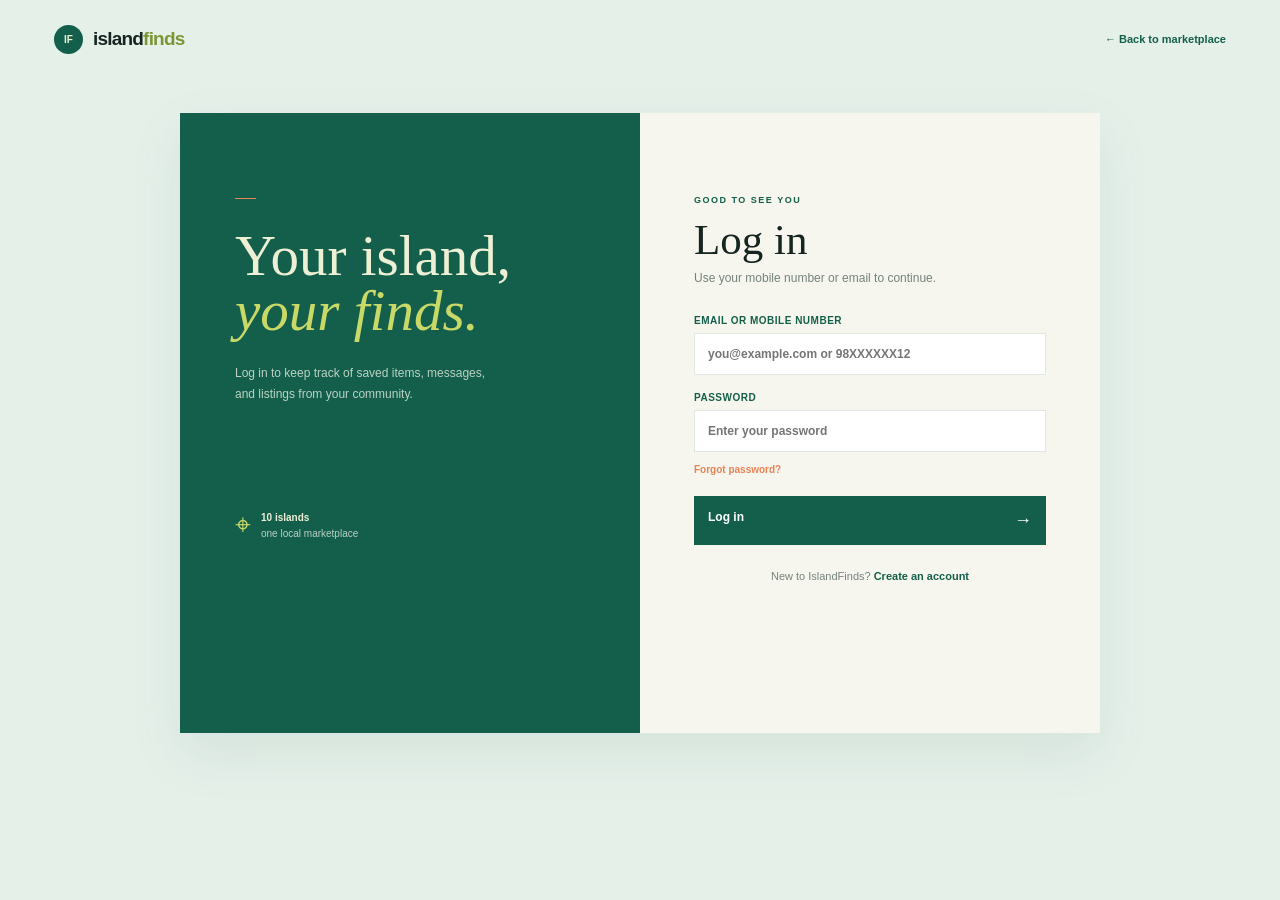
<file: admin.html>
<!doctype html>
<html lang="en"><head><meta charset="UTF-8"><meta name="viewport" content="width=device-width,initial-scale=1"><title>Admin dashboard | Neoo | IslandFinds</title><link rel="stylesheet" href="style.css"></head>
<body class="admin-page"><header class="topbar"><a class="brand" href="index.html"><span class="brand-mark">IF</span><span>island<span class="brand-accent">finds</span></span></a><div class="header-actions"><span class="admin-badge">Admin</span><a class="back-link" href="index.html">Marketplace</a><a class="back-link" href="login.html" id="logoutAdmin">Log out</a></div></header><main class="admin-shell"><div class="admin-heading"><div><p class="eyebrow"><span class="eyebrow-line"></span> IslandFinds control room</p><h1>Good morning, Neoo.</h1><p>Manage listings, activity, and island health from one place.</p></div><a class="post-ad-button" href="index.html#listings">View marketplace <span>→</span></a></div><section class="stats-grid"><div class="stat-card"><span class="stat-icon">◈</span><span class="stat-label">Active listings</span><strong id="activeCount">0</strong><small class="positive">Live on marketplace</small></div><div class="stat-card"><span class="stat-icon">♧</span><span class="stat-label">Page visits</span><strong id="visitCount">0</strong><small class="positive">Since launch</small></div><div class="stat-card"><span class="stat-icon">⌁</span><span class="stat-label">Awaiting review</span><strong id="pendingCount">0</strong><small>Needs attention</small></div><div class="stat-card"><span class="stat-icon">♡</span><span class="stat-label">Member reports</span><strong>3</strong><small class="alert-text">Review today</small></div></section><section class="admin-grid"><div class="management-panel"><div class="panel-heading"><div><p class="eyebrow small">Moderation queue</p><h2>Review listings</h2></div><div class="admin-filters"><input id="adminSearch" type="search" placeholder="Search" aria-label="Search listings"><select id="adminFilter" aria-label="Filter listing status"><option value="all">All statuses</option><option value="pending">Pending</option><option value="approved">Approved</option></select></div></div><div class="table-wrap"><table><thead><tr><th>Listing</th><th>Seller</th><th>Island</th><th>Price</th><th>Status</th><th></th></tr></thead><tbody id="adminRows"></tbody></table></div><div id="adminEmpty" class="admin-empty" hidden>No listings match this view.</div></div><aside class="island-panel"><div class="panel-heading"><div><p class="eyebrow small">Community pulse</p><h2>Across the islands</h2></div></div><div class="pulse-total"><strong>10</strong><span>islands connected</span></div><div class="island-bars"><div><span>Kavaratti</span><b style="width:82%"></b><em>82</em></div><div><span>Agatti</span><b style="width:67%"></b><em>67</em></div><div><span>Minicoy</span><b style="width:54%"></b><em>54</em></div><div><span>Andrott</span><b style="width:43%"></b><em>43</em></div><div><span>Kalpeni</span><b style="width:31%"></b><em>31</em></div></div><a class="community-link" href="community.html">View community <span>→</span></a></aside></section><section class="activity-section"><div class="activity-heading"><div><p class="eyebrow small">Latest activity</p><h2>What is happening now</h2></div><button class="refresh-button" id="refreshActivity">↻ Refresh</button></div><div class="activity-grid"><article><span class="activity-dot green"></span><div><strong>New member joined from Kalpeni</strong><p>2 minutes ago</p></div></article><article><span class="activity-dot orange"></span><div><strong>Three listings approved today</strong><p>18 minutes ago</p></div></article><article><span class="activity-dot lime"></span><div><strong>Community reached 10 islands</strong><p>1 hour ago</p></div></article></div></section></main><div class="toast" id="adminToast" role="status"></div><script src="admin.js?v=dashboard-2"></script></body></html>
</file>
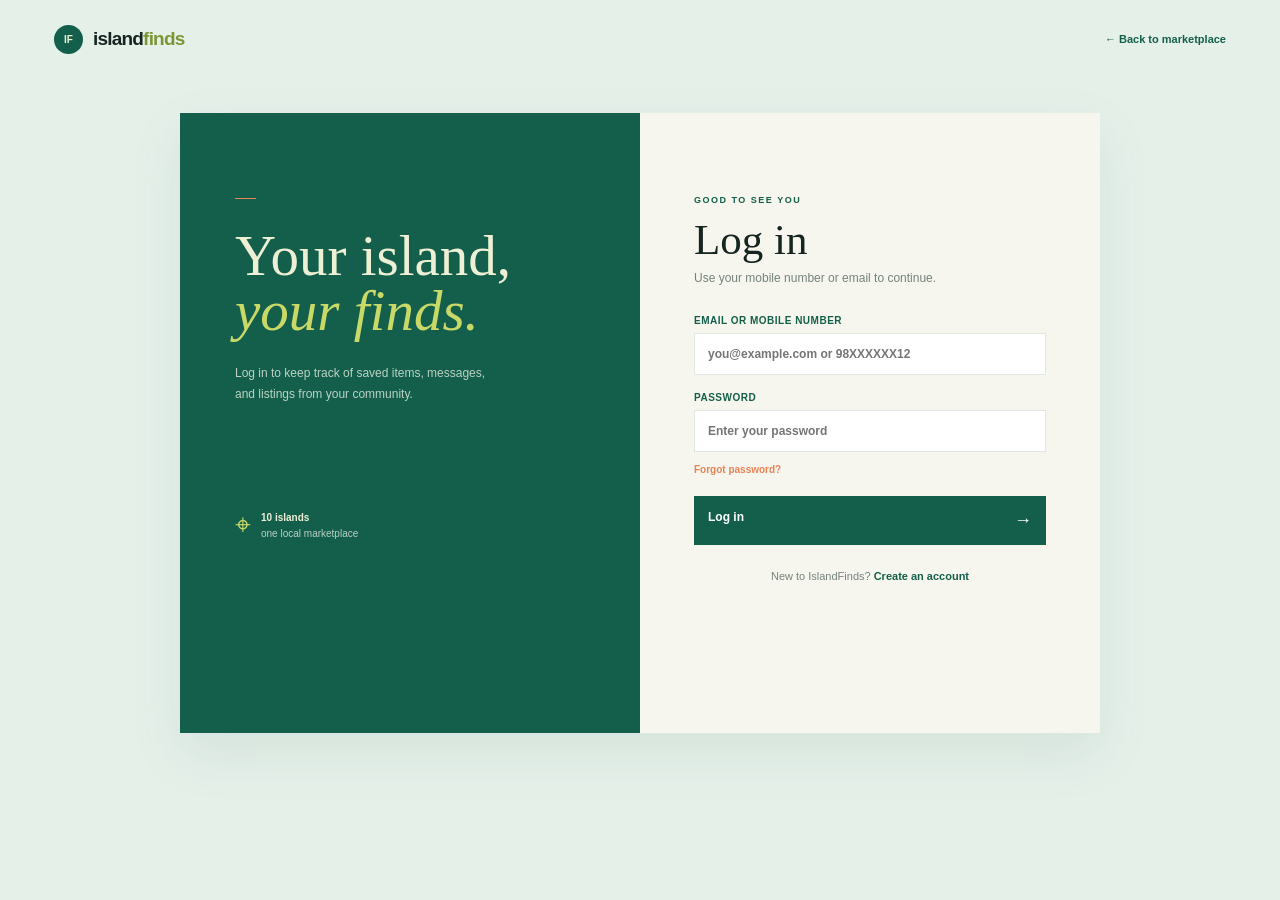
<file: login.html>
<!doctype html>
<html lang="en">
<head><meta charset="UTF-8"><meta name="viewport" content="width=device-width, initial-scale=1.0"><title>Log in | IslandFinds</title><link rel="stylesheet" href="style.css"></head>
<body class="auth-page"><header class="topbar"><a class="brand" href="index.html"><span class="brand-mark">IF</span><span>island<span class="brand-accent">finds</span></span></a><a class="back-link" href="index.html">← Back to marketplace</a></header><main class="auth-layout"><div class="auth-art"><p class="eyebrow"><span class="eyebrow-line"></span> Welcome back</p><h1>Your island,<br><em>your finds.</em></h1><p>Log in to keep track of saved items, messages, and listings from your community.</p><div class="auth-stamp">⌖<span><strong>10 islands</strong><br>one local marketplace</span></div></div><section class="auth-card"><div class="auth-card-head"><p class="eyebrow small">Good to see you</p><h2>Log in</h2><p>Use your mobile number or email to continue.</p></div><form id="loginForm" class="auth-form"><label>Email or mobile number<input required placeholder="you@example.com or 98XXXXXX12"></label><label>Password<input required type="password" minlength="6" placeholder="Enter your password"></label><a class="forgot-link" href="#" id="forgotLink">Forgot password?</a><button class="submit-button" type="submit">Log in <span>→</span></button></form><p class="auth-switch">New to IslandFinds? <a href="signin.html">Create an account</a></p><div id="authMessage" class="auth-message" role="status"></div></section></main><script src="auth.js?v=admin-lock-2"></script></body>
</html>
</file>
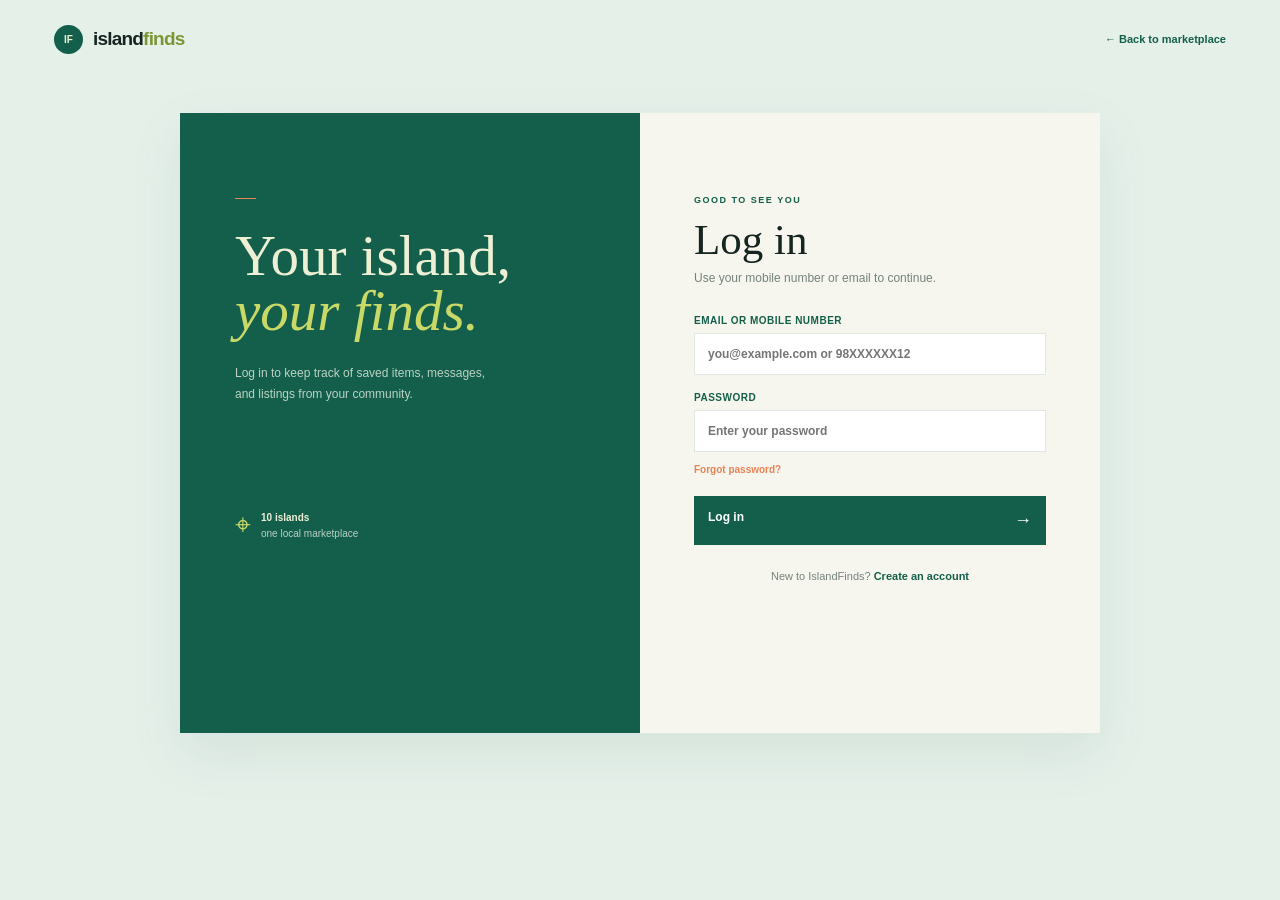
<file: messages.html>
<!doctype html><html lang="en"><head><meta charset="UTF-8"><meta name="viewport" content="width=device-width,initial-scale=1.0"><title>Messages | IslandFinds</title><link rel="stylesheet" href="style.css"></head><body class="messages-page"><header class="topbar"><a class="brand" href="index.html"><span class="brand-mark">IF</span><span>island<span class="brand-accent">finds</span></span></a><div class="header-actions"><span class="admin-badge">Inbox</span><a class="back-link" href="index.html">← Marketplace</a><a class="profile-button admin-user" href="login.html" id="logoutMessages">Neoo</a></div></header><main class="messages-shell"><div class="messages-heading"><div><p class="eyebrow"><span class="eyebrow-line"></span> Your conversations</p><h1>Messages</h1><p>Keep every island exchange in one place.</p></div><a href="index.html#listings" class="post-ad-button">Browse listings →</a></div><section class="inbox-layout"><aside class="conversation-list"><div class="conversation-header"><h2>Inbox</h2><span id="messageCount">0</span></div><div id="conversationRows"></div><div id="conversationEmpty" class="conversation-empty">No conversations yet.<br>Message a seller to start one.</div></aside><section class="chat-panel"><div id="chatEmpty" class="chat-empty"><span>♡</span><h2>Your inbox is quiet</h2><p>Open a listing and message the seller when you find something you like.</p></div><div id="chatActive" hidden><div class="chat-header"><span class="avatar">IS</span><div><strong id="chatSeller">Island seller</strong><small id="chatListing"></small></div></div><div id="chatMessages" class="chat-messages"></div><form id="messageForm" class="message-form"><input id="messageInput" required placeholder="Write a message..." aria-label="Write a message"><button type="submit" aria-label="Send message">→</button></form></div></section></section></main><div class="toast" id="messageToast" role="status"></div><script src="messages.js?v=1"></script></body></html>
</file>
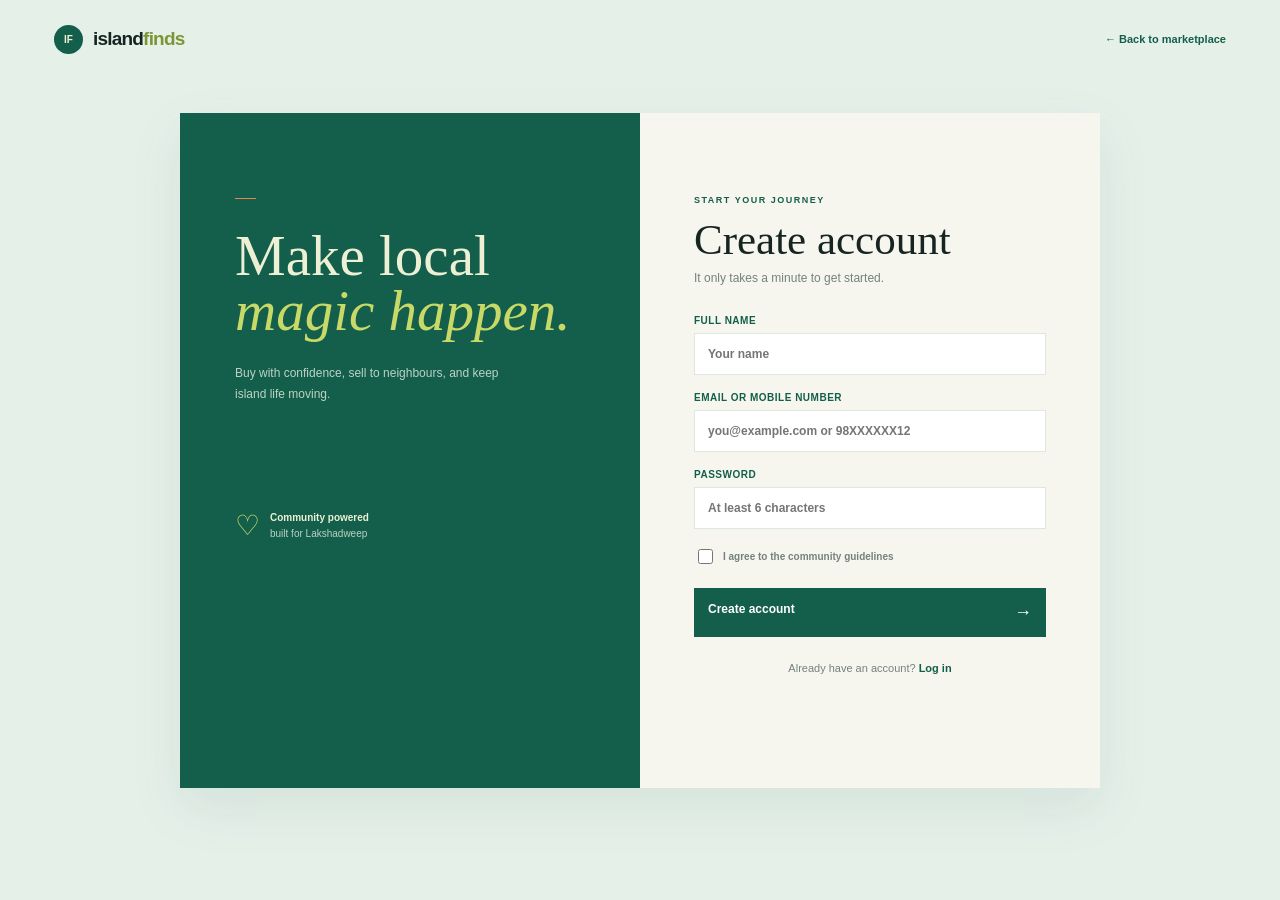
<file: signin.html>
<!doctype html>
<html lang="en">
<head><meta charset="UTF-8"><meta name="viewport" content="width=device-width, initial-scale=1.0"><title>Create account | IslandFinds</title><link rel="stylesheet" href="style.css"></head>
<body class="auth-page"><header class="topbar"><a class="brand" href="index.html"><span class="brand-mark">IF</span><span>island<span class="brand-accent">finds</span></span></a><a class="back-link" href="index.html">← Back to marketplace</a></header><main class="auth-layout"><div class="auth-art"><p class="eyebrow"><span class="eyebrow-line"></span> Join the community</p><h1>Make local<br><em>magic happen.</em></h1><p>Buy with confidence, sell to neighbours, and keep island life moving.</p><div class="auth-stamp">♡<span><strong>Community powered</strong><br>built for Lakshadweep</span></div></div><section class="auth-card"><div class="auth-card-head"><p class="eyebrow small">Start your journey</p><h2>Create account</h2><p>It only takes a minute to get started.</p></div><form id="signinForm" class="auth-form"><label>Full name<input required placeholder="Your name"></label><label>Email or mobile number<input required placeholder="you@example.com or 98XXXXXX12"></label><label>Password<input required type="password" minlength="6" placeholder="At least 6 characters"></label><label class="check-label"><input required type="checkbox"> <span>I agree to the community guidelines</span></label><button class="submit-button" type="submit">Create account <span>→</span></button></form><p class="auth-switch">Already have an account? <a href="login.html">Log in</a></p><div id="authMessage" class="auth-message" role="status"></div></section></main><script src="auth.js?v=admin-lock-2"></script></body>
</html>
</file>
<file: style.css>
.hero-art .sun{animation:sun-glow 5s ease-in-out infinite}.hero-art .sea-layer{animation:sea-drift 8s ease-in-out infinite alternate}.hero-art .water-glint{animation:water-shimmer 4s ease-in-out infinite alternate}@keyframes sun-glow{0%,100%{transform:scale(1);opacity:.88;box-shadow:0 0 0 20px #f2bd7338,0 0 46px 16px #f7c87a70}50%{transform:scale(1.06);opacity:1;box-shadow:0 0 0 27px #f2bd7330,0 0 60px 20px #f7c87a85}}@keyframes sea-drift{0%{transform:translateX(-8px) scaleX(1.02)}100%{transform:translateX(8px) scaleX(1.05)}}@keyframes water-shimmer{0%{opacity:.35;transform:translateX(-5px) rotate(-5deg)}100%{opacity:.85;transform:translateX(12px) rotate(-5deg)}}@media(prefers-reduced-motion:reduce){.hero-art .sun,.hero-art .sea-layer,.hero-art .water-glint{animation:none}}
.admin-page{min-height:100vh;background:var(--cream)}.admin-shell{max-width:1172px;margin:48px auto 80px}.admin-heading{display:flex;justify-content:space-between;align-items:flex-end;margin-bottom:34px}.admin-heading h1{font-family:'DM Serif Display',serif;font-size:48px;font-weight:400;margin:0 0 8px}.admin-heading>div>p:last-child{color:var(--muted);margin:0}.stats-grid{display:grid;grid-template-columns:repeat(4,1fr);gap:15px;margin-bottom:28px}.stat-card{background:var(--paper);border:1px solid var(--line);padding:19px;display:grid;grid-template-columns:25px 1fr;column-gap:8px}.stat-icon{grid-row:span 3;color:var(--orange);font-size:20px}.stat-label{color:var(--muted);font-size:10px;font-weight:700}.stat-card strong{font-size:27px;line-height:1.2}.stat-card small{font-size:9px;color:var(--muted)}.positive{color:#709f55!important}.alert-text{color:var(--orange)!important}.admin-grid{display:grid;grid-template-columns:1fr 290px;gap:20px}.management-panel,.island-panel{background:var(--paper);border:1px solid var(--line);padding:24px}.panel-heading{display:flex;justify-content:space-between;align-items:flex-end;gap:15px;border-bottom:1px solid var(--line);padding-bottom:20px;margin-bottom:4px}.panel-heading h2,.activity-heading h2{font-family:'DM Serif Display',serif;font-size:30px;font-weight:400;margin:0}.admin-filters{display:flex;gap:8px}.admin-filters input,.admin-filters select{border:1px solid var(--line);background:var(--cream);padding:10px;color:var(--ink);font-size:10px;outline:0}.admin-filters input{width:145px}table{width:100%;border-collapse:collapse;text-align:left;font-size:10px}th{padding:14px 8px;color:var(--muted);font-size:9px;text-transform:uppercase;letter-spacing:.7px}td{padding:13px 8px;border-top:1px solid var(--line);color:var(--muted)}td:first-child{color:var(--ink)}td strong,td small{display:block}td small{font-size:9px;color:var(--muted);margin-top:4px}.admin-listing{display:flex;align-items:center;gap:9px}.admin-listing img{width:43px;height:43px;object-fit:cover}.status-pill{display:inline-block;padding:5px 7px;text-transform:capitalize;font-weight:800;font-size:9px}.status-pill.approved{color:#4e7f4b;background:#e5f0df}.status-pill.pending{color:#a76a2b;background:#fff0d5}.table-action{background:none;color:var(--orange);font-size:10px;font-weight:800;padding:5px}.admin-empty{text-align:center;color:var(--muted);padding:30px;font-size:11px}.pulse-total{display:flex;align-items:baseline;gap:9px;margin:25px 0 22px}.pulse-total strong{font-family:'DM Serif Display',serif;font-size:46px;font-weight:400;color:var(--green)}.pulse-total span{font-size:10px;color:var(--muted)}.island-bars{display:grid;gap:15px}.island-bars div{display:grid;grid-template-columns:70px 1fr 22px;align-items:center;gap:7px;font-size:9px;color:var(--muted)}.island-bars b{height:7px;background:var(--lime);display:block}.island-bars em{font-style:normal;text-align:right}.community-link{display:inline-block;color:var(--green);font-size:10px;font-weight:800;margin-top:27px}.community-link span{font-size:16px;margin-left:8px}.activity-section{margin-top:28px}.activity-heading{display:flex;justify-content:space-between;align-items:end;margin-bottom:16px}.refresh-button{background:none;color:var(--orange);font-size:10px;font-weight:800}.activity-grid{display:grid;grid-template-columns:repeat(3,1fr);gap:15px}.activity-grid article{background:var(--paper);border:1px solid var(--line);padding:17px;display:flex;gap:11px;align-items:start}.activity-grid strong{font-size:10px}.activity-grid p{font-size:9px;color:var(--muted);margin:6px 0 0}.activity-dot{display:block;width:8px;height:8px;border-radius:50%;margin-top:3px}.activity-dot.green{background:#74a568}.activity-dot.orange{background:var(--orange)}.activity-dot.lime{background:var(--lime)}.dark-mode .admin-filters input,.dark-mode .admin-filters select{background:#263d36;color:var(--ink)}
@media(max-width:850px){.admin-shell{margin:35px 20px 60px}.stats-grid{grid-template-columns:repeat(2,1fr)}.admin-grid{grid-template-columns:1fr}.island-panel{display:none}}
@media(max-width:600px){.admin-heading{display:block}.admin-heading h1{font-size:40px}.admin-heading .post-ad-button{display:inline-block;margin-top:20px}.panel-heading{display:block}.admin-filters{margin-top:14px}.admin-filters input{width:52%}.admin-filters select{width:45%}.management-panel{padding:14px;overflow:hidden}.table-wrap{overflow:auto}table{min-width:680px}.activity-grid{grid-template-columns:1fr}.activity-heading{display:block}.refresh-button{margin-top:12px}}
.theme-toggle{transform:translateX(6px)}
.hero-art{background:linear-gradient(180deg,#b8e5e4 0%,#d8eee4 52%,#62b9ad 53%,#77c4ad 76%,#f0d29a 77%,#e5bd7f 100%)}.hero-art .sun{box-shadow:0 0 0 20px #f2bd7338,0 0 46px 16px #f7c87a70}.sea-layer{position:absolute;left:0;right:0;top:52%;height:27%;background:linear-gradient(180deg,#4ba9a2,#78c8b1);z-index:1}.sand-layer{position:absolute;left:-8%;right:-8%;bottom:-10%;height:25%;background:#f0d19a;border-radius:50% 50% 0 0/70% 70% 0 0;transform:rotate(-3deg);z-index:2}.land-layer{position:absolute;bottom:15%;background:#6c9c73;z-index:3}.land-back{right:-4%;width:55%;height:22%;border-radius:60% 45% 0 0/75% 70% 0 0;transform:rotate(-7deg);background:#82ad7d}.land-front{right:-8%;width:65%;height:14%;border-radius:55% 45% 0 0/80% 75% 0 0;transform:rotate(5deg);background:#4d8166}.hero-art .island{z-index:4}.hero-art .palm,.hero-art .boat{z-index:5}.hero-art .art-note{z-index:6}
.guide-page,.community-page{min-height:100vh;background:var(--cream)}.guide-shell,.community-shell{max-width:1172px;margin:48px auto 80px}.guide-hero,.community-hero{display:grid;grid-template-columns:1fr 1fr;min-height:390px;background:var(--green);overflow:hidden}.guide-hero-copy,.community-hero-copy{align-self:center;padding:58px 64px}.guide-hero h1,.community-hero h1{font-family:'DM Serif Display',serif;font-size:60px;line-height:.96;font-weight:400;color:#eef1d2;margin:22px 0}.guide-hero h1 em,.community-hero h1 em{color:var(--lime)}.guide-hero-copy>p:not(.eyebrow),.community-hero-copy>p:not(.eyebrow){max-width:360px;color:#bdd3c5;font-size:12px;line-height:1.75;margin:0 0 24px}.guide-hero-image,.community-hero-image{min-height:390px}.guide-hero-image img,.community-hero-image img{width:100%;height:100%;display:block;object-fit:cover}.guide-section{margin-top:52px}.section-intro{margin-bottom:25px}.section-intro h2,.island-list h2{font-family:'DM Serif Display',serif;font-size:36px;font-weight:400;margin:0}.steps-grid{display:grid;grid-template-columns:repeat(3,1fr);gap:1px;background:var(--line)}.steps-grid article{background:var(--paper);padding:28px;min-height:220px}.step-number{color:var(--orange);font-size:11px;font-weight:800;letter-spacing:1px}.steps-grid h3{font-family:'DM Serif Display',serif;font-weight:400;font-size:28px;margin:24px 0 8px}.steps-grid p{color:var(--muted);font-size:11px;line-height:1.7;min-height:56px}.steps-grid a,.community-link{color:var(--green);font-size:10px;font-weight:800}.steps-grid a span,.community-link span{font-size:16px;margin-left:8px}.guide-values{display:grid;grid-template-columns:repeat(3,1fr);gap:24px;border-top:1px solid var(--line);border-bottom:1px solid var(--line);padding:25px 0;margin-top:48px}.guide-values div{display:grid;grid-template-columns:28px 1fr;column-gap:9px}.guide-values span{grid-row:span 2;color:var(--orange);font-size:22px}.guide-values strong{font-size:11px}.guide-values p{color:var(--muted);font-size:10px;line-height:1.5;margin:5px 0}.community-hero{background:#d9ece6}.community-hero h1{color:var(--ink)}.community-hero-copy>p:not(.eyebrow){color:#57736a}.community-content{display:grid;grid-template-columns:1fr 330px;gap:20px;margin-top:32px}.community-card{background:var(--paper);border:1px solid var(--line);padding:28px}.community-card h2{font-family:'DM Serif Display',serif;font-size:31px;font-weight:400;margin:10px 0 22px}.topic-row{display:grid;grid-template-columns:28px 1fr auto;gap:10px;border-top:1px solid var(--line);padding:16px 0}.topic-icon{color:var(--orange);font-size:20px}.topic-row strong{font-size:11px}.topic-row p{color:var(--muted);font-size:10px;line-height:1.5;margin:5px 0 0}.topic-row b{color:var(--muted);font-size:9px;font-weight:600}.community-link{display:inline-block;margin-top:14px}.join-card{background:var(--green);color:#eef1d2}.join-card h2{font-size:34px;margin-top:27px}.join-card p{color:#bdd3c5;font-size:11px;line-height:1.7;max-width:220px;margin-bottom:28px}.join-icon{font-size:37px;color:var(--lime)}.island-list{display:flex;justify-content:space-between;align-items:center;border-top:1px solid var(--line);margin-top:46px;padding-top:24px}.island-list h2{font-size:30px}.island-pills{display:flex;flex-wrap:wrap;justify-content:flex-end;gap:8px;max-width:600px}.island-pills span{border:1px solid var(--line);background:var(--paper);color:var(--green);font-size:10px;font-weight:700;padding:9px 12px}
@media(max-width:700px){.guide-shell,.community-shell{margin:25px 15px 55px}.guide-hero,.community-hero{display:block}.guide-hero-copy,.community-hero-copy{padding:40px 27px}.guide-hero h1,.community-hero h1{font-size:48px}.guide-hero-image,.community-hero-image{height:260px;min-height:0}.steps-grid,.guide-values,.community-content{grid-template-columns:1fr}.steps-grid p{min-height:0}.guide-values{gap:18px}.community-content{gap:14px}.community-card{padding:23px}.island-list{display:block}.island-pills{justify-content:flex-start;margin-top:18px}.main-nav{display:none}}
.dark-mode .art-note,.dark-mode .art-note strong,.dark-mode .art-note span{color:#162522!important}.dark-mode .condition{color:#162522!important}
.theme-toggle{width:32px;height:32px;border:1px solid var(--line);border-radius:50%;background:var(--paper);color:var(--green);display:grid;place-items:center;font-size:17px;transition:background .2s,color .2s}.theme-toggle:hover{background:var(--green);color:#fff}.dark-mode{--ink:#edf2e9;--muted:#a4b3aa;--line:#344a42;--cream:#14231f;--paper:#1d302a;--green:#72b59a;--sea:#24483f;background:var(--cream)}.dark-mode .topbar{background:var(--cream)}.dark-mode .hero-shell{background:#203e36}.dark-mode .hero-art{background:#18352f}.dark-mode .listing-card,.dark-mode .modal,.dark-mode .profile-menu,.dark-mode .search-wrap,.dark-mode .location-select,.dark-mode .sort-select{background:var(--paper);color:var(--ink)}.dark-mode .hero-text,.dark-mode .listing-location,.dark-mode .side-copy,.dark-mode .trust-strip div span:last-child{color:#abc0b5}.dark-mode .search-wrap input,.dark-mode .modal input,.dark-mode .modal select{background:#263d36;color:var(--ink)}.dark-mode .search-wrap input::placeholder{color:#91a79c}.dark-mode .side-panel{background:#0f493a}.dark-mode .modal-backdrop{background:#061713cc}
.listing-card{cursor:pointer}.listing-card:focus-visible{outline:2px solid var(--orange);outline-offset:3px}.detail-modal{max-width:520px}.detail-image{width:100%;height:200px;object-fit:cover;margin-bottom:20px}.detail-modal h2{margin-bottom:8px}.detail-price{color:var(--green);font-size:20px;font-weight:800;margin-bottom:15px}.detail-description{color:var(--muted);font-size:12px;line-height:1.7;margin:0 0 20px}.detail-meta{display:flex;justify-content:space-between;border-top:1px solid var(--line);padding:15px 0 18px;color:#788780;font-size:10px}
 .profile-wrap{position:relative}.profile-menu{display:none;position:absolute;right:0;top:42px;z-index:3;background:#fff;padding:14px 16px;min-width:145px;box-shadow:0 12px 28px #224a3a20;border:1px solid var(--line)}.profile-menu.visible{display:grid;gap:10px}.profile-menu strong{font-size:11px}.profile-menu a{color:var(--orange);font-size:11px;font-weight:800}.back-link{color:var(--green);font-size:11px;font-weight:800}.auth-page{min-height:100vh;background:#e5f0e9}.auth-layout{max-width:920px;min-height:620px;margin:35px auto 60px;display:grid;grid-template-columns:1fr 1fr;background:var(--cream);box-shadow:0 20px 50px #376d5b18}.auth-art{padding:80px 55px;background:var(--green);color:#edf0d4}.auth-art h1{font-family:'DM Serif Display',serif;font-size:57px;line-height:.96;font-weight:400;margin:25px 0}.auth-art h1 em{color:var(--lime)}.auth-art>p:last-of-type{color:#bdd2c4;line-height:1.7;max-width:270px;font-size:12px}.auth-stamp{display:flex;align-items:center;gap:10px;color:var(--lime);font-size:28px;margin-top:105px}.auth-stamp span{font-size:10px;line-height:1.6;color:#bbd0c4}.auth-stamp strong{color:#edf0d4}.auth-card{padding:82px 54px}.auth-card-head h2{font-family:'DM Serif Display',serif;font-weight:400;font-size:43px;margin:0 0 7px}.auth-card-head>p:last-child{color:var(--muted);font-size:12px;margin:0 0 30px}.auth-form{display:grid;gap:17px}.auth-form label{display:grid;gap:7px;color:var(--green);font-size:10px;text-transform:uppercase;font-weight:800;letter-spacing:.5px}.auth-form input{border:1px solid var(--line);background:#fff;padding:13px;outline:0;font-size:12px;color:var(--ink)}.forgot-link{color:var(--orange);font-size:10px;font-weight:800;margin-top:-5px}.auth-switch{font-size:11px;text-align:center;color:var(--muted);margin-top:25px}.auth-switch a{color:var(--green);font-weight:800}.auth-message{font-size:11px;color:var(--green);text-align:center;margin-top:16px;min-height:16px}.auth-message.visible{font-weight:700}.check-label{display:flex!important;align-items:center;gap:7px!important;color:var(--muted)!important;text-transform:none!important;letter-spacing:0!important;font-weight:600!important}.check-label input{width:15px;height:15px;accent-color:var(--green)}
@media(max-width:650px){.auth-layout{display:block;margin:0 12px 30px}.auth-art{padding:45px 28px 40px}.auth-art h1{font-size:47px;margin:18px 0}.auth-stamp{margin-top:38px}.auth-card{padding:40px 28px}.back-link{font-size:10px}}
@import url('https://fonts.googleapis.com/css2?family=DM+Serif+Display:ital@0;1&family=Manrope:wght@400;500;600;700;800&display=swap');
:root{--ink:#162522;--muted:#74827e;--line:#dfe7e1;--cream:#f6f6ee;--paper:#fff;--green:#135f4b;--lime:#c8d968;--orange:#e88355;--sea:#dceeea}*{box-sizing:border-box}html{scroll-behavior:smooth}body{margin:0;color:var(--ink);background:var(--cream);font-family:Manrope, sans-serif;font-size:14px}button,input,select{font:inherit}button{cursor:pointer;border:0}a{color:inherit;text-decoration:none}.topbar{height:78px;display:flex;align-items:center;justify-content:space-between;max-width:1240px;margin:auto;padding:0 34px}.brand{display:flex;align-items:center;gap:10px;font-size:19px;font-weight:800;letter-spacing:-.8px}.brand-mark{background:var(--green);color:#eef2d0;width:29px;height:29px;display:grid;place-items:center;border-radius:50%;font-size:10px;letter-spacing:0}.brand-accent{color:#7d9635}.main-nav{display:flex;gap:34px;color:#86938e;font-weight:600}.main-nav a{padding:30px 0;border-bottom:2px solid transparent}.main-nav a.active{color:var(--ink);border-bottom-color:var(--orange)}.header-actions{display:flex;align-items:center;gap:21px}.icon-button{font-size:25px;position:relative;color:var(--green);background:none;line-height:1}.notification-dot{position:absolute;right:0;top:0;background:var(--orange);height:5px;width:5px;border-radius:50%}.profile-button{background:none;display:flex;align-items:center;gap:8px;color:var(--ink);font-weight:700}.avatar{display:grid;place-items:center;background:#edc4a9;color:#7b4c37;width:31px;height:31px;border-radius:50%;font-size:10px}.chevron{color:#94a09a;font-size:17px}.hero-shell{max-width:1172px;margin:0 auto 85px;min-height:424px;display:grid;grid-template-columns:48% 52%;background:#e5f0e9;overflow:hidden;border-radius:3px}.hero-copy{padding:64px 0 55px 73px;position:relative;z-index:1}.eyebrow{margin:0 0 17px;color:var(--green);font-size:10px;text-transform:uppercase;letter-spacing:1.5px;font-weight:800;display:flex;align-items:center;gap:9px}.eyebrow-line{width:21px;height:1px;background:var(--orange);display:inline-block}.hero-copy h1{font-family:'DM Serif Display',serif;font-size:65px;line-height:.94;letter-spacing:-1.5px;margin:0 0 22px;font-weight:400}.hero-copy h1 em,h2 em,.side-panel h3 em{color:var(--orange);font-style:italic}.hero-text{color:#506963;line-height:1.7;max-width:355px;margin:0 0 24px}.search-wrap{background:var(--paper);height:55px;display:flex;align-items:center;padding:5px;border:1px solid #e0e7e2;max-width:432px;box-shadow:0 8px 20px #40665912}.search-icon{font-size:27px;color:#75867e;margin:0 8px}.search-wrap input{border:0;outline:0;flex:1;min-width:0;color:var(--ink);font-size:12px}.search-wrap input::placeholder{color:#a4ada9}.search-button{height:43px;background:var(--green);color:white;padding:0 20px;font-weight:700;font-size:12px}.hero-meta{display:flex;align-items:center;gap:12px;margin-top:18px;color:#71817a;font-size:10px}.pulse{display:inline-block;width:6px;height:6px;border-radius:50%;background:#7caa50;margin-right:5px}.meta-divider{width:3px;height:3px;background:#b5c5ba;border-radius:50%}.hero-art{min-height:424px;position:relative;overflow:hidden;background:#d3eae5}.sun{position:absolute;width:160px;height:160px;border-radius:50%;background:#f2ba73;right:17%;top:38px;opacity:.9}.cloud{position:absolute;width:100px;height:28px;border-radius:50%;background:#eff4e9;opacity:.8}.cloud:after,.cloud:before{content:'';position:absolute;border-radius:50%;background:inherit}.cloud:before{width:40px;height:40px;left:21px;top:-16px}.cloud:after{width:56px;height:50px;left:49px;top:-22px}.cloud-one{left:22%;top:45px}.cloud-two{right:-4%;top:112px;transform:scale(.7)}.island{position:absolute;background:#6d9d77}.island-back{width:280px;height:150px;right:-25px;bottom:-27px;border-radius:50% 50% 0 0/70% 70% 0 0;transform:rotate(-8deg);background:#7faf88}.island-front{width:360px;height:104px;right:-55px;bottom:-40px;border-radius:50% 50% 0 0/80% 80% 0 0;transform:rotate(7deg);background:#4d8166}.palm{position:absolute;color:#23634f;font-size:94px;line-height:.4;transform:rotate(-20deg)}.palm-one{right:28%;bottom:96px}.palm-two{right:12%;bottom:82px;font-size:70px;transform:scaleX(-1) rotate(-20deg)}.boat{position:absolute;right:39%;bottom:73px;font-size:66px;color:#f0a76d;transform:rotate(-8deg)}.art-note{position:absolute;bottom:27px;left:38px;background:#fffdf5;padding:11px 17px 11px 12px;display:flex;align-items:center;gap:10px;color:#6d7770;font-size:10px;line-height:1.5;box-shadow:0 7px 16px #356e5c12}.art-note strong{color:var(--ink);font-size:11px}.note-pin{font-size:23px;color:var(--orange)}.content-section{max-width:1172px;margin:0 auto 80px}.section-heading{display:flex;align-items:flex-end;justify-content:space-between;margin-bottom:29px}.eyebrow.small{font-size:9px;margin-bottom:10px}.section-heading h2{font-family:'DM Serif Display',serif;font-size:38px;line-height:1;margin:0;font-weight:400;letter-spacing:-.5px}.post-ad-button{background:var(--orange);color:#fff;padding:13px 18px;font-weight:700;font-size:12px}.post-ad-button span{font-size:19px;vertical-align:-2px;margin-right:5px}.toolbar{border-top:1px solid var(--line);border-bottom:1px solid var(--line);display:flex;align-items:center;justify-content:space-between;min-height:64px;margin-bottom:31px}.category-tabs{display:flex;gap:25px;align-self:stretch}.category-tab{background:none;color:#8a9690;font-size:11px;font-weight:700;padding:0;position:relative}.category-tab.active{color:var(--green)}.category-tab.active:after{content:'';position:absolute;bottom:-1px;left:0;right:0;height:2px;background:var(--orange)}.controls{display:flex;gap:16px}.location-select,.sort-select{border:1px solid var(--line);background:var(--paper);height:36px;display:flex;align-items:center;padding:0 10px;color:#708079;font-size:11px}.location-select span{color:var(--orange);font-size:18px;margin-right:5px}.location-select select,.sort-select{border:0;outline:0;background:transparent;color:#66756f;font-size:11px}.listing-layout{display:grid;grid-template-columns:1fr 260px;gap:42px}.listing-grid{display:grid;grid-template-columns:repeat(3,1fr);gap:25px 17px}.listing-card{background:var(--paper);position:relative;min-width:0}.listing-image{height:173px;position:relative;overflow:hidden;background:var(--sea)}.listing-image img{width:100%;height:100%;object-fit:cover;display:block;transition:transform .5s ease}.listing-card:hover img{transform:scale(1.04)}.save-button{position:absolute;right:10px;top:10px;background:#fff;color:#4e6259;width:29px;height:29px;border-radius:50%;font-size:18px;line-height:1}.save-button.saved{color:var(--orange)}.condition{position:absolute;left:10px;bottom:10px;background:#fff;padding:5px 8px;font-size:9px;font-weight:800;text-transform:uppercase;letter-spacing:.8px}.listing-info{padding:15px 14px 16px}.listing-title{font-weight:800;white-space:nowrap;overflow:hidden;text-overflow:ellipsis;margin-bottom:8px}.listing-price{font-size:17px;font-weight:800;color:var(--green);margin-bottom:11px}.listing-location{color:#82908b;font-size:10px;display:flex;justify-content:space-between}.listing-location span:last-child{color:#a5afaa}.side-panel{background:var(--green);color:#f1f0dc;padding:25px 23px 21px;position:relative;overflow:hidden}.side-panel:before{content:'✦';position:absolute;right:-20px;top:106px;font-size:150px;color:#457e67;line-height:1}.side-panel-top{display:flex;gap:8px;align-items:center;color:#bdd383;text-transform:uppercase;letter-spacing:1.4px;font-size:9px;font-weight:800}.spark{color:var(--lime);font-size:14px}.side-panel h3{position:relative;font-family:'DM Serif Display',serif;font-weight:400;font-size:28px;line-height:1.03;margin:24px 0 12px}.side-panel h3 em{color:var(--lime)}.side-copy{position:relative;color:#b4ccc1;font-size:10px;line-height:1.6;max-width:180px}.side-image{height:103px;position:relative;margin-top:23px;overflow:hidden}.side-image img{width:100%;height:100%;object-fit:cover}.image-tag{position:absolute;bottom:8px;left:8px;background:#fff9e9;color:var(--green);padding:5px 7px;font-size:9px;font-weight:800}.text-link{position:relative;display:flex;justify-content:space-between;align-items:center;color:#e4e9bc;font-weight:800;font-size:10px;margin-top:18px}.text-link span{font-size:18px}.trust-strip{border-top:1px solid var(--line);border-bottom:1px solid var(--line);max-width:1172px;margin:0 auto 50px;padding:28px 0;display:grid;grid-template-columns:repeat(3,1fr);gap:20px}.trust-strip>div{display:grid;grid-template-columns:32px auto;column-gap:10px;align-items:center}.trust-icon{grid-row:span 2;color:var(--orange);font-size:24px}.trust-strip strong{font-size:11px}.trust-strip div span:last-child{color:#86928c;font-size:10px;margin-top:3px}.empty-state{text-align:center;padding:60px 20px;color:var(--muted)}.empty-state span{font-size:38px;color:var(--orange)}.empty-state h3{color:var(--ink);margin:10px 0 4px}.modal-backdrop{position:fixed;inset:0;background:#17372e99;display:grid;place-items:center;z-index:5;padding:20px}.modal-backdrop[hidden]{display:none}.modal{position:relative;background:var(--cream);width:min(100%,490px);padding:34px 38px;box-shadow:0 25px 60px #153f3290}.modal-close{position:absolute;right:18px;top:12px;background:none;color:#738078;font-size:27px}.modal h2{font-family:'DM Serif Display',serif;font-weight:400;font-size:40px;margin:0 0 8px}.modal-intro{color:var(--muted);font-size:12px;margin:0 0 25px}.modal form{display:grid;gap:16px}.modal label{display:grid;gap:7px;font-size:10px;font-weight:800;color:var(--green);text-transform:uppercase;letter-spacing:.5px}.modal input,.modal select{border:1px solid var(--line);background:#fff;padding:12px;outline:0;color:var(--ink);text-transform:none;letter-spacing:0;font-size:12px}.form-row{display:grid;grid-template-columns:1fr 1fr;gap:14px}.submit-button{background:var(--green);color:white;padding:14px;font-size:12px;font-weight:800;text-align:left;margin-top:4px}.submit-button span{float:right;font-size:18px}.toast{position:fixed;bottom:25px;left:50%;transform:translate(-50%,20px);background:var(--ink);color:#fff;padding:13px 19px;font-size:12px;opacity:0;pointer-events:none;transition:.25s;z-index:10}.toast.show{opacity:1;transform:translate(-50%,0)}@media(max-width:900px){.topbar{padding:0 20px}.main-nav{gap:15px}.hero-shell,.content-section,.trust-strip{margin-left:20px;margin-right:20px}.hero-copy{padding-left:42px}.hero-copy h1{font-size:54px}.listing-layout{grid-template-columns:1fr}.side-panel{display:none}.listing-grid{grid-template-columns:repeat(3,1fr)}}@media(max-width:650px){.topbar{height:68px}.main-nav{display:none}.profile-name,.chevron{display:none}.hero-shell{display:block;margin:0 12px 55px}.hero-copy{padding:43px 25px 36px}.hero-copy h1{font-size:54px}.hero-art{min-height:245px}.art-note{left:20px;bottom:18px}.sun{width:120px;height:120px}.content-section{margin:0 12px 55px}.section-heading{align-items:flex-start;gap:15px;flex-direction:column}.section-heading h2{font-size:35px}.toolbar{display:block;padding:16px 0}.category-tabs{gap:17px;overflow:auto;padding-bottom:17px}.category-tab{white-space:nowrap}.controls{justify-content:space-between}.listing-grid{grid-template-columns:repeat(2,1fr);gap:14px}.listing-image{height:135px}.listing-title{font-size:12px}.listing-price{font-size:15px}.listing-info{padding:12px 10px}.trust-strip{margin:0 20px 30px;grid-template-columns:1fr;gap:18px}.modal{padding:30px 22px}.form-row{grid-template-columns:1fr}}
</file>
